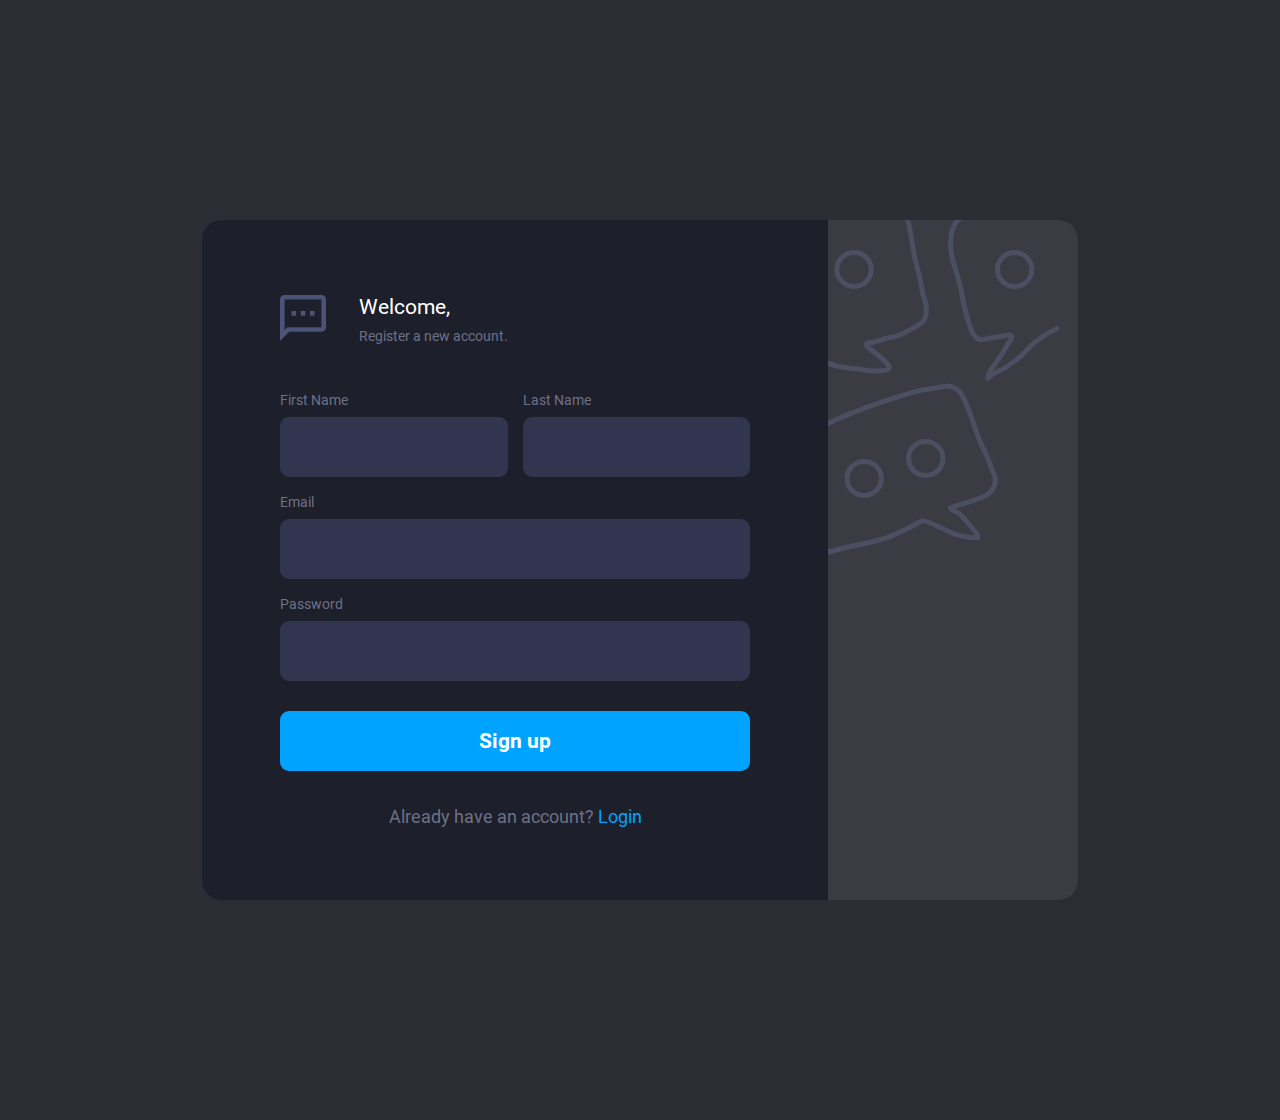
<file: web_frontend/views/index.html>
<!DOCTYPE html>
<html lang="en">
<head>
    <meta charset="UTF-8">
    <meta http-equiv="X-UA-Compatible" content="IE=edge">
    <meta name="viewport" content="width=device-width, initial-scale=1.0">
    <link rel="icon" type="image/x-icon" href="../assets/images/the_wall_icon.svg">
    <meta name="description" content="Register for a The Wall account">
    <meta name="author" content="Jan Dreau Ganggangan">
    <title>The Wall | Sign In/Up Page</title>

    <!-- Less -->
    <link rel="stylesheet" href="../assets/css/index.css">
</head>
<body>
    <div id="wrapper">
        <div id="login_container">
            <form id="login_form" action="/" method="POST">
                <div class="form_header">
                    <h3>Welcome,<span>Register a new account.</span></h3>

                </div>
                
                <div class="form_group form_inline_group">
                    <label for="first_name">
                        <span>First Name</span>
                        <input type="text" name="first_name" id="first_name">
                    </label>
                    <label for="last_name">
                        <span>Last Name</span>
                        <input type="text" name="last_name" id="last_name">
                    </label>
                </div>
                <div class="form_group">
                    <label for="email_address">
                        <span>Email</span>
                        <input type="email" name="email_address" id="email_address">
                    </label>
                </div>
                
                <div class="form_group">
                    <label for="password">
                        <span>Password</span>
                        <input type="password" name="password" id="password">
                    </label>
                </div>
                <button type="submit" class="action_btn">Sign up</button>
                <p>Already have an account? <a href="./login.html">Login</a></p>
            </form>
            <div id="login_side"></div>
        </div>
    </div>
    <!-- Scripts -->
    <script src="./../assets/js/index.js"></script>
    <script src="./../assets/js/global.js"></script>
</body>
</html>
</file>
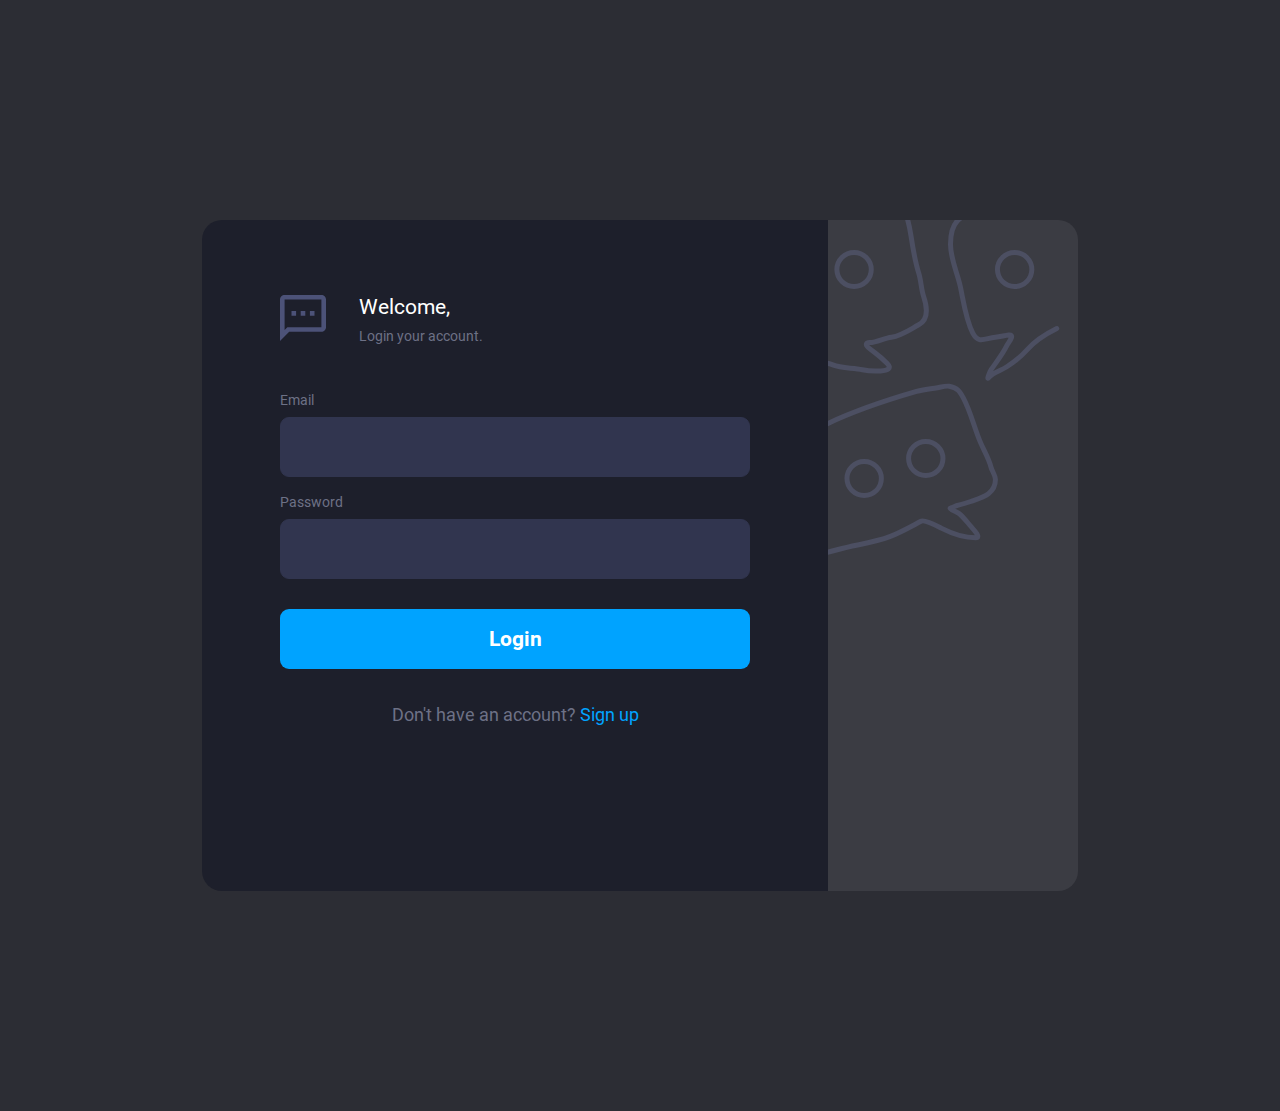
<file: web_frontend/views/login.html>
<!DOCTYPE html>
<html lang="en">
<head>
    <meta charset="UTF-8">
    <meta http-equiv="X-UA-Compatible" content="IE=edge">
    <meta name="viewport" content="width=device-width, initial-scale=1.0">
    <link rel="icon" type="image/x-icon" href="../assets/images/the_wall_icon.svg">
    <meta name="description" content="Login to your The Wall account">
    <meta name="author" content="Jan Dreau Ganggangan">
    <title>The Wall | Sign In/Up Page</title>

    <!-- Less -->
    <link rel="stylesheet" href="../assets/css/index.css">
</head>
<body>
    <div id="wrapper">
        <div id="login_container">
            <form id="login_form" action="/" method="POST">
                <div class="form_header">
                    <h3>Welcome,<span>Login your account.</span></h3>
                </div>
                <div class="form_group">
                    <label for="email_address">
                        <span>Email</span>
                        <input type="email" name="email_address" id="email_address">
                    </label>
                </div>
                <div class="form_group">
                    <label for="password">
                        <span>Password</span>
                        <input type="password" name="password" id="password">
                    </label>
                </div>
                <button type="submit" class="action_btn">Login</button>
                <p>Don't have an account? <a href="./index.html">Sign up</a></p>
            </form>
            <div id="login_side"></div>
        </div>
    </div>
    <!-- Scripts -->
    <script src="./../assets/js/index.js"></script>
    <script src="./../assets/js/global.js"></script>
</body>
</html>
</file>
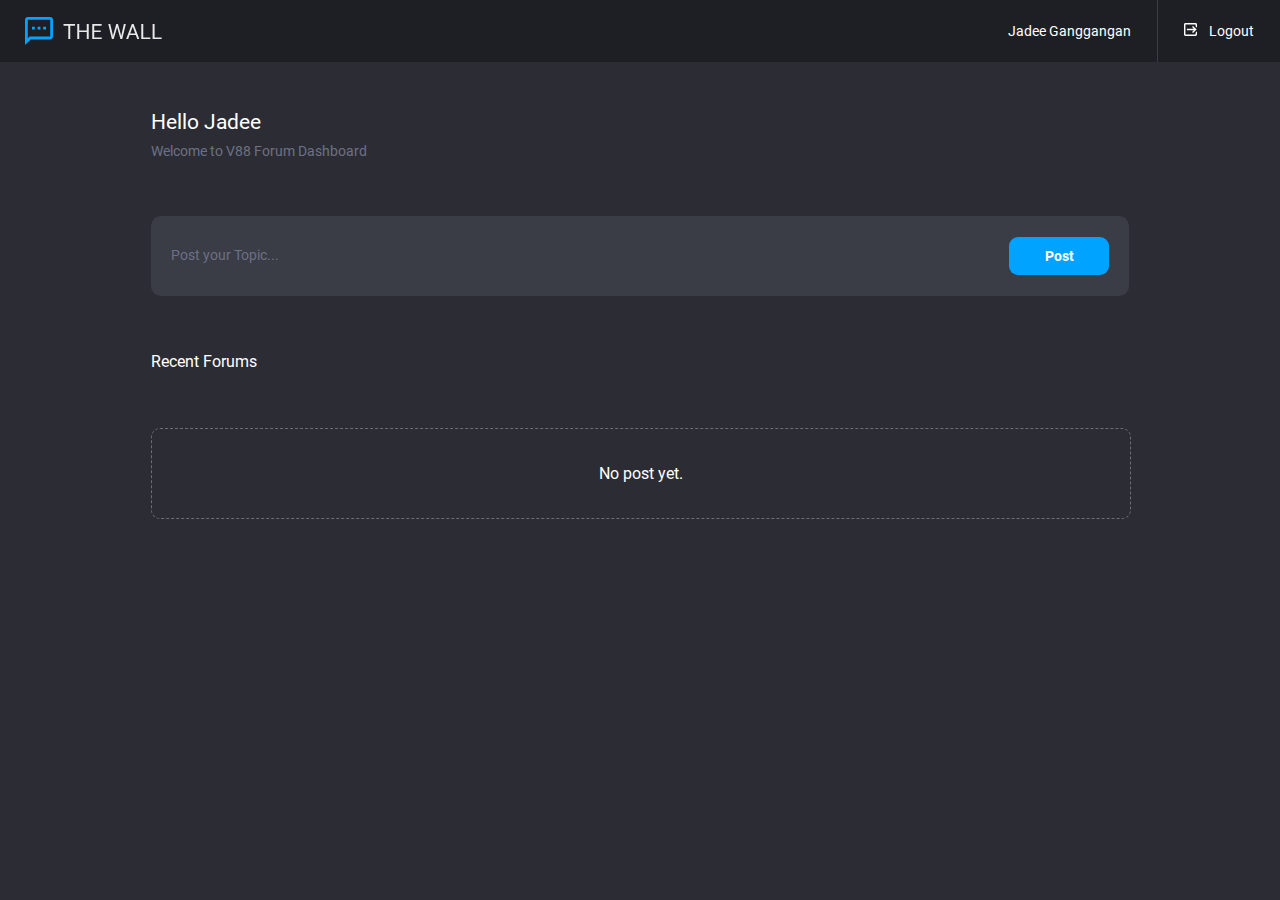
<file: web_frontend/views/wall.html>
<!DOCTYPE html>
<html lang="en">
<head>
    <meta charset="UTF-8">
    <meta http-equiv="X-UA-Compatible" content="IE=edge">
    <meta name="viewport" content="width=device-width, initial-scale=1.0">
    <link rel="icon" type="image/x-icon" href="../assets/images/the_wall_icon.svg"/>
    <meta name="description" content="Post your thoughts on the The Wall">
    <meta name="author" content="Jan Dreau Ganggangan">
    <title>The Wall | Sign In/Up Page</title>

    <!-- Less -->
    <link rel="stylesheet" href="../assets/css/wall.css"/>
</head>
<body>
    <div id="wrapper">
        <header>
            <a href="../views/wall.html">
                <img src="../assets/images/the_wall_small_logo.svg" alt="The Wall Logo">
            </a>
            <div class="placeholder"></div>
            <div id="user_details">
                <div class="user_name">Jadee Ganggangan</div>
                <a href="../views/index.html" class="logout_btn">Logout</a>
            </div>
        </header>
        <div id="wall_container">
            <div id="greetings_content">
                <h2>Hello Jadee</h2>
                <h1>Welcome to V88 Forum Dashboard</h1>
            </div>
            <form method="POST" action="/" id="post_form">
                <div class="textarea_group">
                    <textarea name="post_content" id="post_content" class="post_content" placeholder="Post your Topic..."></textarea>
                    <button type="submit">Post</button>
                </div>
            </form>
            <div id="posts_content">
                <h4>Recent Forums</h4>
                <ul id="posts_list"></ul>
                <div id="posts_placeholder">No post yet.</div>
            </div>
        </div>
        <div id="clones_container">
            <ul id="clones_list">
                <li class="post_item post_item_clone">
                    <form action="/" method="post" class="edit_post_form edit_content_form">
                        <div class="textarea_group">
                            <textarea name="post_content" class="post_content item_content" placeholder="Edit your Topic..."></textarea>
                            <button type="submit save_edit_btn">Save</button>
                        </div>
                    </form>
                    <p class="post_content item_content_text"></p>
                    <div class="user_detail_actions">
                        <div class="user_details">Jadee Ganggangan | <span class="total_responses">0 Responses</span></div>
                        <div class="user_actions">
                            <button class="content_action_btn edit_btn"></button>
                            <button class="content_action_btn delete_btn"></button>
                            <div class="confirm_delete">
                                <h4>Confirm delete?</h4>
                                <button class="no_btn">No</button>
                                <button class="yes_btn">Yes</button>
                            </div>
                        </div>
                    </div>
                    <form action="/" method="post" class="add_comment_form">
                        <div class="textarea_group">
                            <textarea name="comment_content" class="comment_content" placeholder="Send a comment..."></textarea>
                            <button type="submit">Comment</button>
                        </div>
                    </form>
                    <ul class="comments_list"></ul>
                </li>
                <li class="comment_reply_item comment_reply_item_clone">
                    <form action="/" method="post" class="edit_comment_reply_form edit_content_form">
                        <div class="textarea_group">
                            <textarea name="comment_content" class="comment_content item_content" placeholder="Type something here..."></textarea>
                            <button type="submit save_edit_btn">Save</button>
                        </div>
                    </form>
                    <p class="comment_content item_content_text"></p>
                    <div class="user_detail_actions">
                        <div class="user_details">Jadee Ganggangan</div>
                        <div class="user_actions">
                            <button class="content_action_btn edit_btn"></button>
                            <button class="content_action_btn delete_btn"></button>
                            <div class="confirm_delete">
                                <h4>Confirm delete?</h4>
                                <button class="no_btn">No</button>
                                <button class="yes_btn">Yes</button>
                            </div>
                        </div>
                    </div>
                    <form action="/" method="post" class="add_comment_reply_form">
                        <div class="textarea_group">
                            <textarea name="comment_content" class="comment_content" placeholder="Send a reply..."></textarea>
                            <button type="submit">Comment</button>
                        </div>
                    </form>
                    <ul class="replies_list"></ul>
                </li>
            </ul>
        </div>
    </div>

    <!-- Scripts -->
    <script src="../assets/js/wall.js"></script>
    <script src="../assets/js/global.js"></script>
</body>
</html>
</file>
<file: web_frontend/assets/css/index.css>
@font-face {
  font-family: Roboto-Black;
  src: url("../fonts/Roboto/Roboto-Black.ttf");
}
@font-face {
  font-family: Roboto-Regular;
  src: url("../fonts/Roboto/Roboto-Regular.ttf");
}
@font-face {
  font-family: Roboto-Italic;
  src: url("../fonts/Roboto/Roboto-Italic.ttf");
}
@font-face {
  font-family: Roboto-Bold;
  src: url("../fonts/Roboto/Roboto-Bold.ttf");
}
*,
html,
body {
  color: #6D7186;
  font: 14px/17px Roboto-Regular;
  margin: 0px;
  padding: 0px;
}
button {
  background: #00A3FF;
  border: none;
  border-radius: 9px;
  color: #FFFFFF;
  cursor: pointer;
  font: 14px/38px Roboto-Bold;
  min-width: 100px;
  padding: 0px 20px;
}
a {
  text-decoration: none;
}
a:hover {
  text-decoration: underline;
}
ul {
  list-style: none;
}
.edit_content_form {
  display: none;
}
.edit_content_form.show {
  display: block !important;
}
.edit_content_form.show ~ * {
  display: none !important;
}
body {
  background: #2C2D34;
}
#login_container {
  display: flex;
  margin: 220px auto;
  min-height: 671px;
  width: 876px;
}
#login_container #login_form {
  background: #1D1F2B;
  border-radius: 20px 0px 0px 20px;
  flex-grow: 1;
  padding: 75px 78px;
}
#login_container #login_form .form_header::before {
  background: url("../images/the_wall_icon.svg");
  content: "";
  display: inline-block;
  height: 46px;
  margin-right: 30px;
  width: 46px;
}
#login_container #login_form .form_header h3 {
  display: inline-block;
  color: #FFFFFF;
  font: 21px/17px Roboto-Regular;
  margin-bottom: 50px;
}
#login_container #login_form .form_header h3 span {
  display: block;
  margin-top: 12px;
}
#login_container #login_form .form_group {
  display: block;
  width: 100%;
  margin-bottom: 20px;
}
#login_container #login_form .form_group.form_inline_group {
  display: flex;
}
#login_container #login_form .form_group.form_inline_group label {
  flex-grow: 1;
}
#login_container #login_form .form_group.form_inline_group label:first-child {
  margin-right: 15px;
}
#login_container #login_form .form_group label {
  display: block;
  width: 100%;
}
#login_container #login_form .form_group label span {
  display: block;
  font: 14px/10px Roboto-Regular;
  margin-bottom: 12px;
}
#login_container #login_form .form_group label input {
  background: #31354F;
  border: 1px solid #31354F;
  border-radius: 9px;
  box-sizing: border-box;
  color: #FFFFFF;
  line-height: 58px;
  outline: none;
  padding: 0px 20px;
  width: 100%;
}
#login_container #login_form .form_group label input:focus {
  border: 1px solid #00A3FF;
}
#login_container #login_form .form_group label input.error {
  border-color: #EB5757;
}
#login_container #login_form .action_btn {
  font: 21px/60px Roboto-Bold;
  line-height: 60px;
  margin-top: 10px;
  width: 100%;
}
#login_container #login_form p {
  font: 17.51px/13.51px Roboto-Regular;
  margin-top: 40px;
  text-align: center;
}
#login_container #login_form p * {
  font: inherit;
  color: #00A3FF;
}
#login_container #login_side {
  background: #3B3C43 url("../../assets/images/right_panel_sign_up_in.svg") no-repeat;
  background-position: -36px -42px;
  border-radius: 0px 20px 20px 0px;
  width: 250px;
}
</file>
<file: web_frontend/assets/css/wall.css>
@font-face {
  font-family: Roboto-Black;
  src: url("../fonts/Roboto/Roboto-Black.ttf");
}
@font-face {
  font-family: Roboto-Regular;
  src: url("../fonts/Roboto/Roboto-Regular.ttf");
}
@font-face {
  font-family: Roboto-Italic;
  src: url("../fonts/Roboto/Roboto-Italic.ttf");
}
@font-face {
  font-family: Roboto-Bold;
  src: url("../fonts/Roboto/Roboto-Bold.ttf");
}
*,
html,
body {
  color: #6D7186;
  font: 14px/17px Roboto-Regular;
  margin: 0px;
  padding: 0px;
}
button {
  background: #00A3FF;
  border: none;
  border-radius: 9px;
  color: #FFFFFF;
  cursor: pointer;
  font: 14px/38px Roboto-Bold;
  min-width: 100px;
  padding: 0px 20px;
}
a {
  text-decoration: none;
}
a:hover {
  text-decoration: underline;
}
ul {
  list-style: none;
}
.edit_content_form {
  display: none;
}
.edit_content_form.show {
  display: block !important;
}
.edit_content_form.show ~ * {
  display: none !important;
}
#wrapper {
  background: #2C2D34;
  min-height: 100vh;
}
#wrapper header {
  align-items: center;
  background: #1E1F25;
  display: flex;
  padding: 0px 0px 0px 25px;
}
#wrapper header > a {
  margin: 17px 0px 13px;
}
#wrapper header .placeholder {
  flex-grow: 1;
}
#wrapper header #user_details {
  display: flex;
}
#wrapper header #user_details * {
  color: #FFFFFF;
  line-height: 62px;
  padding: 0px 26px;
}
#wrapper header #user_details .logout_btn {
  border-left: 1px solid #3A3C46;
}
#wrapper header #user_details .logout_btn::before {
  background: url("../images/the_wall_sprite_icon.svg") no-repeat;
  background-position: -84px 0px;
  content: "";
  display: inline-block;
  height: 13px;
  margin-right: 10px;
  width: 15px;
}
#wrapper #wall_container {
  margin: 52px auto;
  width: 978px;
}
#wrapper #wall_container #greetings_content {
  margin-bottom: 60px;
}
#wrapper #wall_container #greetings_content h2 {
  color: #FFFFFF;
  font: 21px/17px Roboto-Regular;
  margin-bottom: 15px;
}
#wrapper #wall_container #greetings_content h1 {
  font: 14px/10px Roboto-Regular;
}
#wrapper #wall_container #post_form {
  padding-bottom: 60px;
}
#wrapper #wall_container #posts_content > h4 {
  color: #FFFFFF;
  font: 16px/12px Roboto-Regular;
}
#wrapper #wall_container #posts_content #posts_list:empty ~ #posts_placeholder {
  border: 1px dashed #6D6E75;
  border-radius: 9px;
  color: #FFFFFF;
  display: block;
  font-size: 16px;
  line-height: 89px;
  margin-top: 60px;
  text-align: center;
  width: 100%;
}
#wrapper #wall_container #posts_content #posts_placeholder {
  display: none;
}
#wrapper #wall_container .textarea_group {
  background: #3A3C46;
  border-radius: 10px;
  box-sizing: border-box;
  display: flex;
  min-height: 80px;
  padding: 21px 20px;
}
#wrapper #wall_container .textarea_group * {
  align-content: initial;
}
#wrapper #wall_container .textarea_group textarea {
  background: transparent;
  border: none;
  flex-grow: 1;
  font: 17.51/19px Roboto-Regular;
  height: 38px;
  outline: none;
  padding: 9.5px 0px;
  resize: none;
  box-sizing: border-box;
}
#wrapper #wall_container .textarea_group textarea::placeholder {
  color: #6D7186;
}
#wrapper #wall_container .post_item {
  background: #1E1F25;
  border-radius: 10px;
  margin-top: 30px;
  padding: 28px 30px 30px 30px;
}
#wrapper #wall_container .post_item:first-child {
  margin-top: 20px;
}
#wrapper #wall_container .post_item .add_comment_form {
  margin: 25px 0px 30px;
}
#wrapper #wall_container .post_item p.post_content,
#wrapper #wall_container .post_item p.comment_content {
  color: #FFFFFF;
  font: 16px/25px Roboto-Italic;
  padding-bottom: 8.5px;
}
#wrapper #wall_container .post_item .item_content {
  color: #FFFFFF;
}
#wrapper #wall_container .comments_list {
  padding: 0px 0px 0px 15px;
}
#wrapper #wall_container .comments_list .comment_reply_item {
  border-top: 1px solid #3F404A;
  padding: 30px 0px;
}
#wrapper #wall_container .comments_list .comment_reply_item:first-child {
  padding-top: 0px;
  border-top: none;
}
#wrapper #wall_container .comments_list .comment_reply_item:last-child {
  padding-bottom: 0px;
}
#wrapper #wall_container .comments_list .comment_reply_item .add_comment_reply_form {
  margin: 25px 0px 30px;
}
#wrapper #wall_container .comments_list .comment_reply_item .replies_list {
  margin-top: 30px;
}
#wrapper #wall_container .user_detail_actions {
  display: flex;
  position: relative;
}
#wrapper #wall_container .user_detail_actions .user_details {
  color: #9999FF;
  line-height: 10px;
  padding: 6px 0px;
}
#wrapper #wall_container .user_detail_actions .user_details .total_responses {
  color: inherit;
}
#wrapper #wall_container .user_detail_actions .user_actions {
  display: flex;
  flex-direction: row;
  position: absolute;
  right: 0px;
}
#wrapper #wall_container .user_detail_actions .user_actions .content_action_btn {
  background: #32333C;
  border: 1px solid #606066;
  border-radius: 4px;
  box-sizing: border-box;
  content: "" !important;
  height: 29px;
  margin-left: 6px;
  min-width: 29px !important;
  padding: 7px 0px;
  width: 29px !important;
}
#wrapper #wall_container .user_detail_actions .user_actions .content_action_btn::after {
  background: url("../images/the_wall_sprite_icon.svg") no-repeat;
  content: "";
  display: block;
  height: 29px;
  width: 29px;
}
#wrapper #wall_container .user_detail_actions .user_actions .content_action_btn.edit_btn::after {
  background-position: -35px 0px;
}
#wrapper #wall_container .user_detail_actions .user_actions .content_action_btn.delete_btn::after {
  background-position: -55px 0px;
}
#wrapper #wall_container .user_detail_actions .user_actions .delete_btn.show {
  border-radius: 4px 0px 0px 4px;
}
#wrapper #wall_container .user_detail_actions .user_actions .delete_btn.show + .confirm_delete {
  align-items: center;
  background: #32333C;
  border: 1px solid #606066;
  border-left: none;
  border-radius: 0px 4px 4px 0px;
  display: flex !important;
  height: 27px;
  padding: 0px 8px;
}
#wrapper #wall_container .user_detail_actions .user_actions .confirm_delete {
  display: none;
}
#wrapper #wall_container .user_detail_actions .user_actions .confirm_delete h4 {
  color: #FFFFFF;
  font-weight: bold;
}
#wrapper #wall_container .user_detail_actions .user_actions .confirm_delete button {
  background: none;
  margin-left: 7px;
  min-width: initial;
  padding: 0px;
}
#wrapper #wall_container .user_detail_actions .user_actions .confirm_delete button.no_btn {
  color: #6D7186;
}
#wrapper #wall_container .user_detail_actions .user_actions .confirm_delete button.yes_btn {
  color: #9999FF;
}
@media (max-width: 1018px) {
  #wrapper #wall_container {
    padding: 0px 20px;
    width: auto;
  }
}
#wrapper #clones_container {
  display: none !important;
}
</file>
